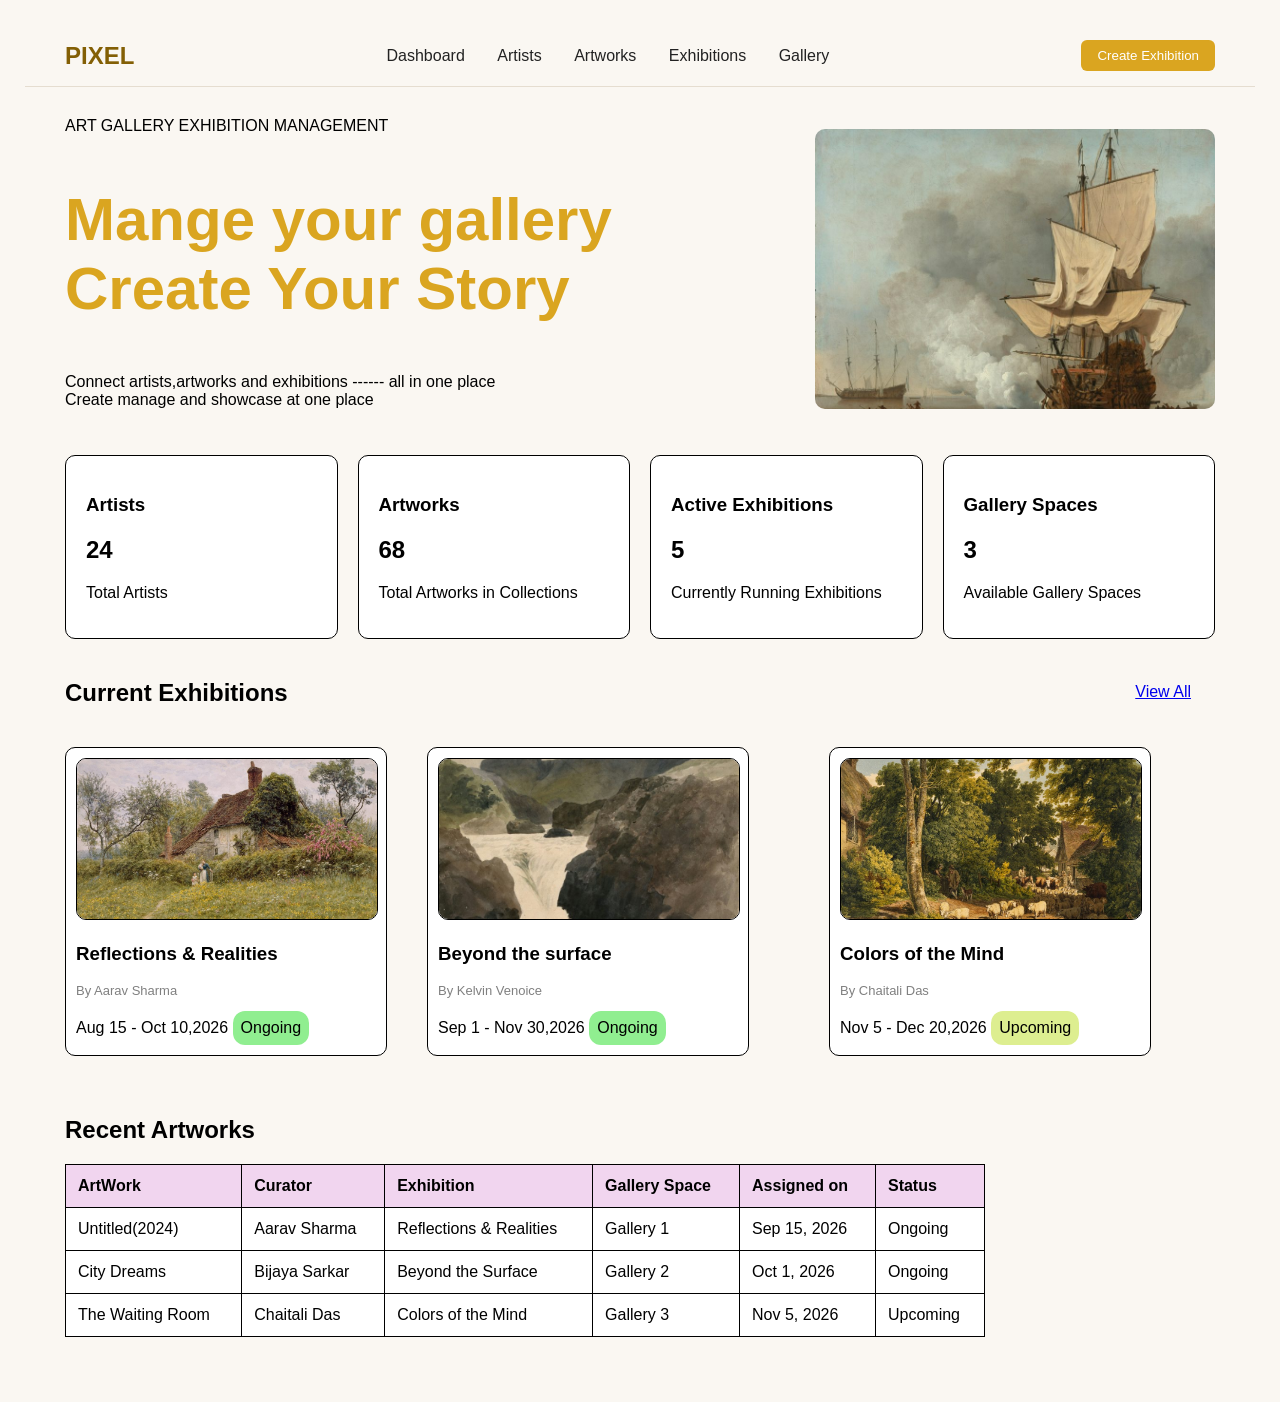
<file: index.html>
<!DOCTYPE html>
<html lang="en">
<head>
    <meta charset="UTF-8">
    <meta name="viewport" content="width=device-width, initial-scale=1.0">
    <title>Art Gallery</title>

    <link rel="stylesheet" href="index.css">
</head>

<body>
    <header class = "navbar">

        <div class = "navbarlogo">
            PIXEL
        </div>

        <nav>
            <a href = "index.html">Dashboard</a>
            <a href = "artists.html">Artists</a>
            <a href = "artworks.html">Artworks</a>
            <a href = "exhibitions.html">Exhibitions</a>
            <a href = "gallery.html">Gallery</a>

        </nav>

        <button class = "createbtn">Create Exhibition</button>
    </header>
    
    <main>

        <section class="hero">
            <div clas="herotext">
                <span>ART GALLERY EXHIBITION MANAGEMENT</span>
                <h1>Mange your gallery <br> Create Your Story</h1>
                
                <p>
                Connect artists,artworks and exhibitions ------ all in one place <br>
                Create manage and showcase at one place
                </p>

            </div>

            <div class="heroimage">
                <img src="images/hero-image.jpg" alt="Image">
            </div>
        </section>

        <section class="stat">
            <div class ="statcard">
                <h3>Artists</h3>
                <h2>24</h2>
                <p>Total Artists</p>
            </div>
            <div class ="statcard">
                <h3>Artworks</h3>
                <h2>68</h2>
                <p>Total Artworks in Collections</p>
            </div>
            <div class = "statcard">
                <h3>Active Exhibitions</h3>
                <h2>5</h2>
                <p>Currently Running Exhibitions</p>
            </div>
            <div class = "statcard">
                <h3>Gallery Spaces</h3>
                <h2>3</h2>
                <p>Available Gallery Spaces</p>
            </div>
        </section>

        <section class ="exibitions">

            <div class ="section-heading">
                <h2>Current Exhibitions</h2>
                <a href="#" style="padding: 24px;">View All</a>
            </div>

           
            <div class ="exhibitions-grid">

                <div class="exhibition-card">
                    <img src="images/exhibition1.jpg" alt="Exhibition 1">
                    <h3>Reflections & Realities</h3>
                    <p>By Aarav Sharma</p>
                    <span>
                        Aug 15 - Oct 10,2026
                    </span>
                    <div class = "status-i">
                        Ongoing
                </div>
            </div>

            <div class ="exhibitions-grid">

                <div class ="exhibition-card">
                        <img src ="images/exhibition2.jpg" alt="Exhibition 2">
                        <h3>Beyond the surface</h3>
                        <p>By Kelvin Venoice</p>
                        <span>
                            Sep 1 - Nov 30,2026
                        </span>
                        <div class ="status-i">
                            Ongoing
                        </div>
                </div>
            </div>

            <div class ="exhibitions-grid">
                <div class ="exhibition-card">
                        <img src ="images/exhibition3.jpg" alt="Exhibition 3">
                        <h3>Colors of the Mind</h3>
                        <p>By Chaitali Das</p>
                        <span>
                            Nov 5 - Dec 20,2026
                        </span>
                        <div class ="status-o">
                            Upcoming
                        </div>
                </div>
            </div>
           

            
        </section>
    </main>  
    

    <section class="table">
        <h2>Recent Artworks</h2>
    <table>
        
        <thead>
        <tr>
            <th>ArtWork</th>
            <th>Curator</th>
            <th>Exhibition</th>
            <th>Gallery Space</th>
            <th>Assigned on</th>
            <th>Status</th>
        </tr>
        </thead>
        <tbody>
        <tr>
            <td>Untitled(2024)</td>
            <td>Aarav Sharma</td>
            <td>Reflections & Realities</td>
            <td>Gallery 1</td>
            <td>Sep 15, 2026</td>
            <td>Ongoing</td>
        </tr>
        <tr>
            <td>City Dreams</td>
            <td>Bijaya Sarkar</td>
            <td>Beyond the Surface</td>
            <td>Gallery 2</td>
            <td>Oct 1, 2026</td>
            <td>Ongoing</td>
        </tr>
        <tr>
            <td>The Waiting Room</td>
            <td>Chaitali Das</td>
            <td>Colors of the Mind</td>
            <td>Gallery 3</td>
            <td>Nov 5, 2026</td>
            <td>Upcoming</td>
        </tr>
        </tbody>
    </table>
    </section>

    



</body>
</html>
</file>
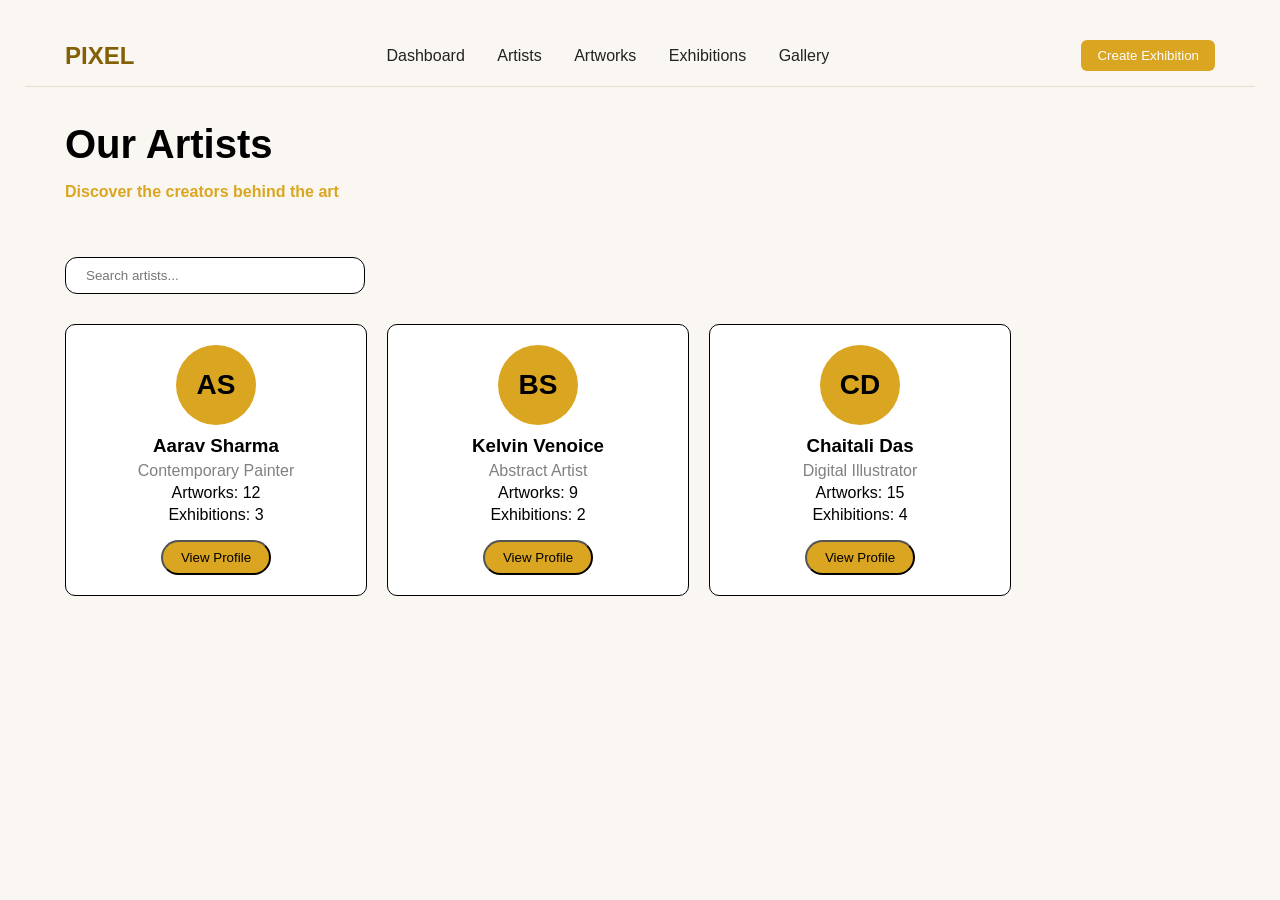
<file: artists.html>
<!DOCTYPE html>
<html lang="en">
<head>
    <meta charset="UTF-8">
    <meta name="viewport" content="width=device-width, initial-scale=1.0">
    <title>Artists - Art Gallery</title>
    
    <link rel="stylesheet" href="artists.css">
</head>

<body>
    <header class="navbar">

        <div class="navbarlogo">
            PIXEL
        </div>

        <nav>
            <a href="index.html">Dashboard</a>
            <a href="artists.html">Artists</a>
            <a href="artworks.html">Artworks</a>
            <a href="exhibitions.html">Exhibitions</a>
            <a href="gallery.html">Gallery</a>
        </nav>

        <button class="createbtn">Create Exhibition</button>
    </header>

    <main>

        <section class="page-heading">
            <h1>Our Artists</h1>
            <p>Discover the creators behind the art</p>
        </section>

        <section class="search-bar">
            <input type="search" placeholder="Search artists...">
        </section>

        <section class="artists-grid">

            <div class="artist-card">
                <div class="avatar">AS</div>
                <h3>Aarav Sharma</h3>
                <p class="style">Contemporary Painter</p>
                <p>Artworks: 12</p>
                <p>Exhibitions: 3</p>
                <button>View Profile</button>
            </div>

            <div class="artist-card">
                <div class="avatar">BS</div>
                <h3>Kelvin Venoice</h3>
                <p class="style">Abstract Artist</p>
                <p>Artworks: 9</p>
                <p>Exhibitions: 2</p>
                <button>View Profile</button>
            </div>

            <div class="artist-card">
                <div class="avatar">CD</div>
                <h3>Chaitali Das</h3>
                <p class="style">Digital Illustrator</p>
                <p>Artworks: 15</p>
                <p>Exhibitions: 4</p>
                <button>View Profile</button>
            </div>

        </section>
        

    </main>

</body>
</html>
</file>
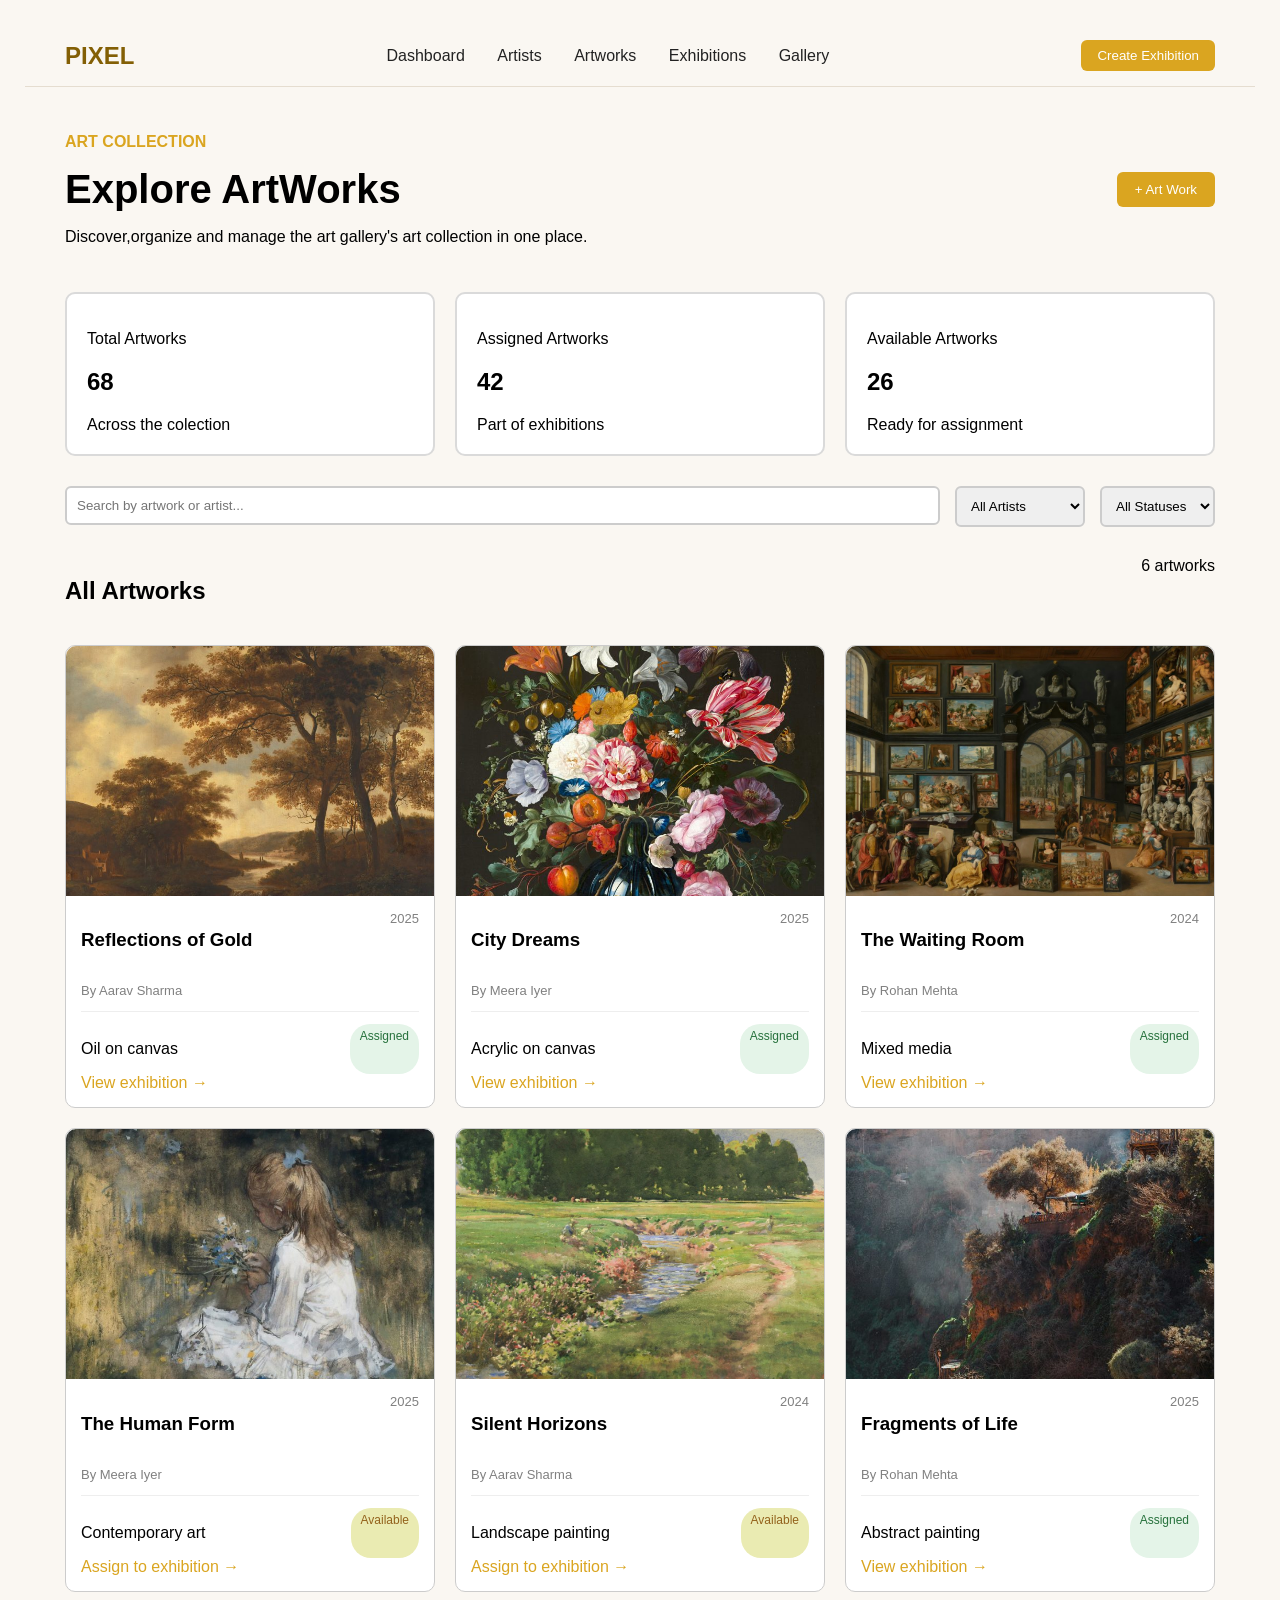
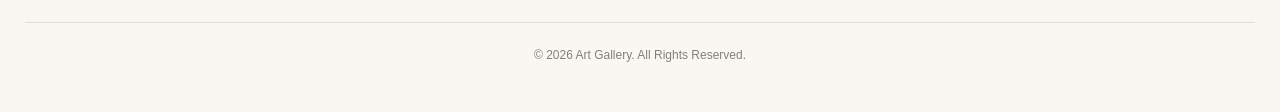
<file: artworks.html>
<!DOCTYPE html>
<html lang="en">
<head>
    <meta charset="UTF-8">
    <meta name="viewport" content="width=device-width, initial-scale=1.0">
    <title>Artworks - Art Gallery</title>

    <link rel="stylesheet" href="artworks.css">
</head>

<body>
    <header class = "navbar">
        <div class="navbarlogo">
            PIXEL
        </div>
        <nav>
            <a href = "index.html">Dashboard</a>
            <a href = "artists.html">Artists</a>
            <a href = "artworks.html">Artworks</a>
            <a href = "exhibitions.html">Exhibitions</a>
            <a href = "gallery.html">Gallery</a>
        </nav>
        <button class = "createbtn">Create Exhibition</button>
    </header>

    <main class ="container">
        <section class = "page-heading">
            <div>
                <p class ="eyebrows">ART COLLECTION</p>
                <h1>Explore ArtWorks</h1>
                <p class ="substitle">
                    Discover,organize and manage the art gallery's art collection in one place.
                </p>
            </div> 

            <button class="button">+ Art Work</button> 
        </section>

        <section class ="stats">
            <div class ="stat-card">
                <p>Total Artworks</p>
                <h2>68</h2>
                <span>Across the colection</span>
            </div>
            <div class ="stat-card">
                <p>Assigned Artworks</p>
                <h2>42</h2>
                <span>Part of exhibitions</span>
            </div>
            <div class ="stat-card">
                <p>Available Artworks</p>
                <h2>26</h2>
                <span>Ready for assignment</span>
            </div>
        </section>
        <section class="toolbar">

            <div class="search-box">
                <input
                    type="search"
                    id="searchInput"
                    placeholder="Search by artwork or artist..."
                >
            </div>

            <div class="filter">
                <select id="artistFilter" >
                    <option value="all">All Artists</option>
                    <option value="aarav sharma">Aarav Sharma</option>
                    <option value="meera iyer">Meera Iyer</option>
                    <option value="rohan mehta">Rohan Mehta</option>
                </select>
            </div>

            <div class="filter">
                <select id="statusFilter" >
                    <option value="all">All Statuses</option>
                    <option value="assigned">Assigned</option>
                    <option value="available">Available</option>
                </select>
            </div>

        </section>


        <!-- Artwork collection -->
        <section>

            <div class="section-heading">
                <h2>All Artworks</h2>
                <span class="result-count" id="resultCount">
                    6 artworks
                </span>
            </div>

            <div class="artwork-grid" id="artworkGrid">

                <!-- artwork 1 -->
                <article class="artwork-card">

                    <img
                        class="artwork-image"
                        src="images/artwork1.jpg"
                        alt="Landscape painting with tall trees"
                    >

                    <div class="artwork-content">
                        <div class="artwork-top">
                            <h3>Reflections of Gold</h3>
                            <span class="artwork-year">2025</span>
                        </div>

                        <p class="artist-name">By Aarav Sharma</p>

                        <div class="artwork-details">
                            <p>Oil on canvas</p>
                            <span class="status">Assigned</span>
                        </div>

                        <a href="exhibitions.html" class="view-link">
                            View exhibition →
                        </a>
                    </div>
                </article>
                <!-- Artwork 2 -->
                <article class="artwork-card">

                    <img
                        class="artwork-image"
                        src="images/artwork2.jpg"
                        alt="Painting of colorful flowers"
                    >

                    <div class="artwork-content">
                        <div class="artwork-top">
                            <h3>City Dreams</h3>
                            <span class="artwork-year">2025</span>
                        </div>

                        <p class="artist-name">By Meera Iyer</p>

                        <div class="artwork-details">
                            <p>Acrylic on canvas</p>
                            <span class="status">Assigned</span>
                        </div>

                        <a href="exhibitions.html" class="view-link">
                            View exhibition →
                        </a>
                    </div>
                </article>


                <!-- Artwork 3 -->
                <article class="artwork-card">

                    <img
                        class="artwork-image"
                        src="images/artwork3.jpg"
                        alt="Framed painting displayed in an art gallery"
                    >

                    <div class="artwork-content">
                        <div class="artwork-top">
                            <h3>The Waiting Room</h3>
                            <span class="artwork-year">2024</span>
                        </div>

                        <p class="artist-name">By Rohan Mehta</p>

                        <div class="artwork-details">
                            <p>Mixed media</p>
                            <span class="status">Assigned</span>
                        </div>

                        <a href="exhibitions.html" class="view-link">
                            View exhibition →
                        </a>
                    </div>
                </article>


                <!-- Artwork 4 -->
                <article class="artwork-card">

                    <img
                        class="artwork-image"
                        src="images/artwork4.jpg"
                        alt="Painting of a girl sitting in grass"
                    >

                    <div class="artwork-content">
                        <div class="artwork-top">
                            <h3>The Human Form</h3>
                            <span class="artwork-year">2025</span>
                        </div>

                        <p class="artist-name">By Meera Iyer</p>

                        <div class="artwork-details">
                            <p>Contemporary art</p>
                            <span class="status available">Available</span>
                        </div>

                        <a href="exhibitions.html" class="view-link">
                            Assign to exhibition →
                        </a>
                    </div>
                </article>


                <!-- Artwork 5 -->
                <article class="artwork-card">

                    <img
                        class="artwork-image"
                        src="images/artwork5.jpg"
                        alt="Peaceful meadow with a stream"
                    >

                    <div class="artwork-content">
                        <div class="artwork-top">
                            <h3>Silent Horizons</h3>
                            <span class="artwork-year">2024</span>
                        </div>

                        <p class="artist-name">By Aarav Sharma</p>

                        <div class="artwork-details">
                            <p>Landscape painting</p>
                            <span class="status available">Available</span>
                        </div>

                        <a href="exhibitions.html" class="view-link">
                            Assign to exhibition →
                        </a>
                    </div>
                </article>


                <!-- Artwork 6 -->
                <article class="artwork-card">

                    <img
                        class="artwork-image"
                        src="images/artwork6.jpg"
                        alt="Painting of a rocky cliff"
                    >

                    <div class="artwork-content">
                        <div class="artwork-top">
                            <h3>Fragments of Life</h3>
                            <span class="artwork-year">2025</span>
                        </div>

                        <p class="artist-name">By Rohan Mehta</p>

                        <div class="artwork-details">
                            <p>Abstract painting</p>
                            <span class="status">Assigned</span>
                        </div>

                        <a href="exhibitions.html" class="view-link">
                            View exhibition →
                        </a>
                    </div>
                </article>

            </div>

        </section>

    </main>


    <footer>
        &copy; 2026 Art Gallery. All Rights Reserved.
    </footer>


</body>
</html>
</file>
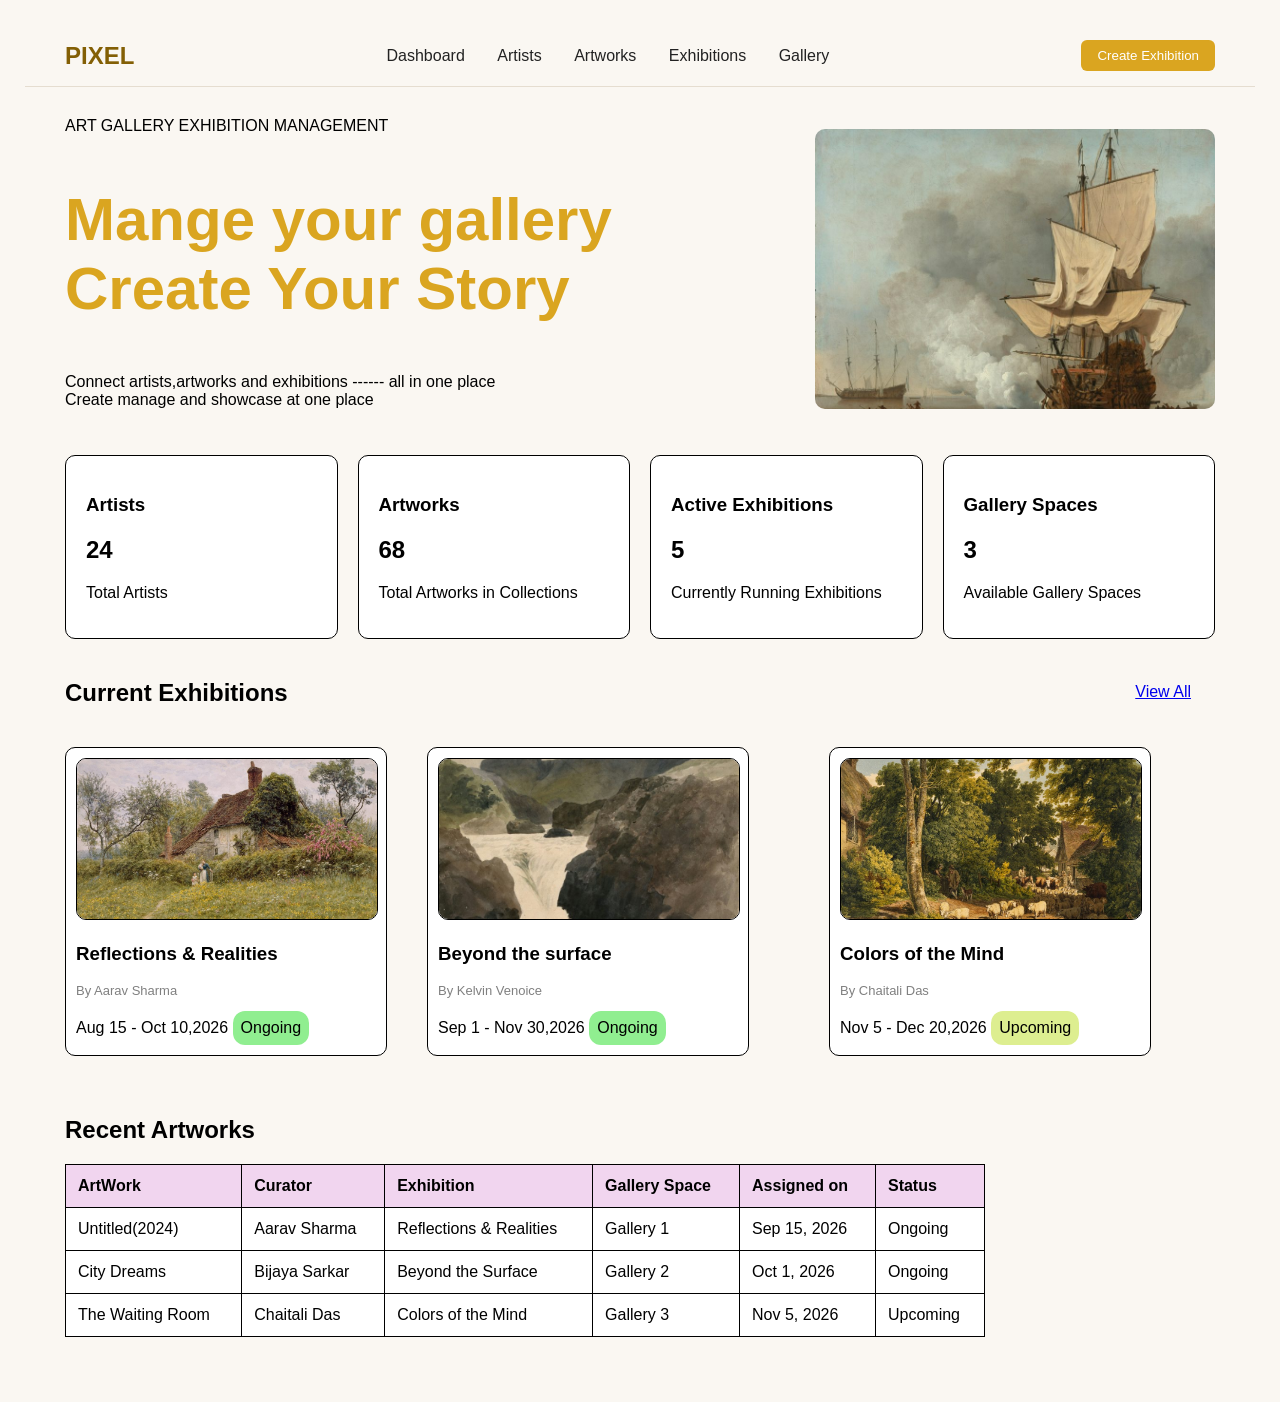
<file: main.html>
<!DOCTYPE html>
<html lang="en">
<head>
    <meta charset="UTF-8">
    <meta name="viewport" content="width=device-width, initial-scale=1.0">
    <title>Art Gallery</title>

    <link rel="stylesheet" href="main.css">
</head>

<body>
    <header class = "navbar">

        <div class = "navbarlogo">
            PIXEL
        </div>

        <nav>
            <a href = "main.html">Dashboard</a>
            <a href = "artists.html">Artists</a>
            <a href = "artworks.html">Artworks</a>
            <a href = "exhibitions.html">Exhibitions</a>
            <a href = "gallery.html">Gallery</a>

        </nav>

        <button class = "createbtn">Create Exhibition</button>
    </header>
    
    <main>

        <section class="hero">
            <div clas="herotext">
                <span>ART GALLERY EXHIBITION MANAGEMENT</span>
                <h1>Mange your gallery <br> Create Your Story</h1>
                
                <p>
                Connect artists,artworks and exhibitions ------ all in one place <br>
                Create manage and showcase at one place
                </p>

            </div>

            <div class="heroimage">
                <img src="images/hero-image.jpg" alt="Image">
            </div>
        </section>

        <section class="stat">
            <div class ="statcard">
                <h3>Artists</h3>
                <h2>24</h2>
                <p>Total Artists</p>
            </div>
            <div class ="statcard">
                <h3>Artworks</h3>
                <h2>68</h2>
                <p>Total Artworks in Collections</p>
            </div>
            <div class = "statcard">
                <h3>Active Exhibitions</h3>
                <h2>5</h2>
                <p>Currently Running Exhibitions</p>
            </div>
            <div class = "statcard">
                <h3>Gallery Spaces</h3>
                <h2>3</h2>
                <p>Available Gallery Spaces</p>
            </div>
        </section>

        <section class ="exibitions">

            <div class ="section-heading">
                <h2>Current Exhibitions</h2>
                <a href="#" style="padding: 24px;">View All</a>
            </div>

           
            <div class ="exhibitions-grid">

                <div class="exhibition-card">
                    <img src="images/exhibition1.jpg" alt="Exhibition 1">
                    <h3>Reflections & Realities</h3>
                    <p>By Aarav Sharma</p>
                    <span>
                        Aug 15 - Oct 10,2026
                    </span>
                    <div class = "status-i">
                        Ongoing
                </div>
            </div>

            <div class ="exhibitions-grid">

                <div class ="exhibition-card">
                        <img src ="images/exhibition2.jpg" alt="Exhibition 2">
                        <h3>Beyond the surface</h3>
                        <p>By Kelvin Venoice</p>
                        <span>
                            Sep 1 - Nov 30,2026
                        </span>
                        <div class ="status-i">
                            Ongoing
                        </div>
                </div>
            </div>

            <div class ="exhibitions-grid">
                <div class ="exhibition-card">
                        <img src ="images/exhibition3.jpg" alt="Exhibition 3">
                        <h3>Colors of the Mind</h3>
                        <p>By Chaitali Das</p>
                        <span>
                            Nov 5 - Dec 20,2026
                        </span>
                        <div class ="status-o">
                            Upcoming
                        </div>
                </div>
            </div>
           

            
        </section>
    </main>  
    

    <section class="table">
        <h2>Recent Artworks</h2>
    <table>
        
        <thead>
        <tr>
            <th>ArtWork</th>
            <th>Curator</th>
            <th>Exhibition</th>
            <th>Gallery Space</th>
            <th>Assigned on</th>
            <th>Status</th>
        </tr>
        </thead>
        <tbody>
        <tr>
            <td>Untitled(2024)</td>
            <td>Aarav Sharma</td>
            <td>Reflections & Realities</td>
            <td>Gallery 1</td>
            <td>Sep 15, 2026</td>
            <td>Ongoing</td>
        </tr>
        <tr>
            <td>City Dreams</td>
            <td>Bijaya Sarkar</td>
            <td>Beyond the Surface</td>
            <td>Gallery 2</td>
            <td>Oct 1, 2026</td>
            <td>Ongoing</td>
        </tr>
        <tr>
            <td>The Waiting Room</td>
            <td>Chaitali Das</td>
            <td>Colors of the Mind</td>
            <td>Gallery 3</td>
            <td>Nov 5, 2026</td>
            <td>Upcoming</td>
        </tr>
        </tbody>
    </table>
    </section>

    



</body>
</html>
</file>
<file: index.css>
body {
  font-family: 'Segoe UI', Tahoma, Geneva, Verdana, sans-serif;
  background-color: #faf7f2;
  margin: 25px;
  
}

.navbar {
  display: flex;
  justify-content: space-between;
  align-items: center;
  padding: 15px 40px;
  border-bottom: 1px solid #e5ddd0;
}

.navbarlogo {
  font-size: 24px;
  font-weight: bold;
  color: rgb(131, 95, 5);
}

nav a {
  color: #222;
  margin: 0 14px;
  padding: 6px 0;
  border-bottom: 2px solid transparent;
  text-decoration: none;
}

nav a:hover {
  color: goldenrod;
  border-bottom: 2px solid goldenrod;
}

.createbtn {

  background-color: goldenrod;
  color: white;
  padding: 8px 16px;
  border-radius: 6px;
  cursor: pointer;
  border: none;
}


.hero {
  display:flex;
  justify-content: space-between;
  align-items: center;
  padding: 30px 40px;
}

.hero h1 {
  font-weight: 900;
  font-size: 60px;
  color: goldenrod;
}

.heroimage img {
  width: 400px;
  height: 280px;
  object-fit: cover;
  border-radius: 10px;
}

/* stat cards */
.stat {
  display: flex;
  gap: 20px;
  padding: 0 40px;
}

.statcard {
  border: solid;
  border-width: 0.2px;
  background-color:white;
  padding: 20px;
  border-radius: 10px;
  width: 25%;
  border-radius: 10px;
  border-color: black;
}


/* exhibitions */
.section-heading {
  display: flex;
  justify-content: space-between;
  padding: 20px 40px;
}

.exhibitions-grid {
  padding: 0 40px;
  display: flex;
}
.exhibition-card {
  background-color: white;
  border-radius: 10px;
  padding: 10px;
  width: 300px;

  border-style: solid;
  border-radius: 10px;
  border-width: 0.2px;
  border-color: black;

  
}

.exhibition-card img {
  border-style: solid;
  border-radius: 10px;
  border-width: 0.2px;
  border-color: black;

  width: 100%;
  height: 160px;
  object-fit: cover;
}

.exhibition-card p{
  color: gray;
  font-size: 13px;
}

.status-i {
  background-color: lightgreen;
  display: inline-block;
  padding: 8px;
  border-radius: 12px;
  
}

.status-o {
  background-color: rgb(221, 238, 144);
  display: inline-block;
  padding: 8px;
  border-radius: 12px;
}

/* table */
table {
  
  width: 80%;
  margin: 0;
  border-collapse: collapse;
  background-color: white;
}

th, td {
  padding: 12px;
  border: 0.2px solid black;
  text-align: left;
}

th {
  background-color: #f1d5ef;
}

.table{
  padding: 40px;
}

footer {
  margin: 0 40px;
  background-color: #554e4e;
  color: #ffffff;
  text-align: left;
  padding: 20px 40px; 
  margin-top: 100px;   
}
</file>
<file: artists.css>
body {
  font-family: 'Segoe UI', Tahoma, Geneva, Verdana, sans-serif;
  background-color: #faf7f2;
  margin: 25px;
  
}

.navbar {
  display: flex;
  justify-content: space-between;
  align-items: center;
  padding: 15px 40px;
  border-bottom: 1px solid #e5ddd0;
}

.navbarlogo {
  font-size: 24px;
  font-weight: bold;
  color: rgb(131, 95, 5);
}

nav a {
  color: #222;
  margin: 0 14px;
  padding: 6px 0;
  border-bottom: 2px solid transparent;
  text-decoration: none;
}

nav a:hover {
  color: goldenrod;
  border-bottom: 2px solid goldenrod;
}

.createbtn {

  background-color: goldenrod;
  color: white;
  padding: 8px 16px;
  border-radius: 6px;
  cursor: pointer;
  border: none;
}


/* ===== artists page ===== */
.page-heading {
  padding: 30px 40px ;
}

.page-heading h1 {
  font-size: 40px;
  margin: 5px 0;
}

.page-heading p {
  color: goldenrod;
  font-weight: bold;
}

.search-bar {
  padding: 10px 40px;
  
}

.search-bar input {
  width: 300px;
  padding: 10px 20px;
  border-radius: 25px;
  border: 0.2px solid black;
  background-color: white;
  border-radius: 12px;
}

.artists-grid {
  display: flex;
  gap: 20px;
  padding: 20px 40px;
}

.artist-card {
  background-color: white;
  border: 0.2px solid black;
  border-radius: 10px;
  padding: 20px;
  width: 260px;
  text-align: center;
}

.avatar {
  width: 80px;
  height: 80px;
  border-radius: 50%;
  background-color: goldenrod;
  color: black;
  font-size: 28px;
  font-weight: bold;
  line-height: 80px;
  margin: 0 auto 10px auto;
}

.artist-card h3 {
  margin: 10px 0 5px 0;
}

.artist-card p {
  margin: 4px 0;
}

.artist-card .style {
  color: gray;
}

.artist-card button {
  display: inline-block;
  margin-top: 12px;
  background-color: goldenrod;
  color: black;
  text-decoration: none;
  padding: 8px 18px;
  border-radius: 25px;
}
</file>
<file: artworks.css>
body {
    font-family: 'Segoe UI', Tahoma, Geneva, Verdana, sans-serif;
    background-color: #faf7f2;
    margin: 25px;
}

/* navigation */
.navbar {
  display: flex;
  justify-content: space-between;
  align-items: center;
  padding: 15px 40px;
  border-bottom: 1px solid #e5ddd0;
}

.navbarlogo {
  font-size: 24px;
  font-weight: bold;
  color: rgb(131, 95, 5);
}

nav a {
  color: #222;
  margin: 0 14px;
  padding: 6px 0;
  border-bottom: 2px solid transparent;
  text-decoration: none;
}

nav a:hover {
  color: goldenrod;
  border-bottom: 2px solid goldenrod;
}

.createbtn {

  background-color: goldenrod;
  color: white;
  padding: 8px 16px;
  border-radius: 6px;
  cursor: pointer;
  border: none;
}

/* page heading */
.container {
    padding: 30px 40px;
}

.page-heading {
    display: flex;
    justify-content: space-between;
    align-items: center;
    margin-bottom: 30px;
}

.eyebrows {
    color: goldenrod;
    font-weight: bold;
}

h1 {
    font-size: 40px;
    margin: 5px 0;
}

.button {
    background-color: goldenrod;
    color: white;
    border: none;
    padding: 10px 18px;
    border-radius: 6px;
    cursor: pointer;
}

/* stats */
.stats {
    display: flex;
    gap: 20px;
    margin-bottom: 30px;
}

.stat-card {
    flex: 1;
    background-color: white;
    border: 2px solid #dadada;
    border-radius: 10px;
    padding: 20px;
}


/* search */
.toolbar {
    display: flex;
    gap: 15px;
    margin-bottom: 30px;
}

.search-box {
    flex:auto;
}

.toolbar input,
.toolbar select {
    width: 100%;
    padding: 10px;
    border: 2px solid #ccc;
    border-radius: 6px;
}


/* artwork cards */
.section-heading {
    display: flex;
    justify-content: space-between;
    margin-bottom: 20px;
}

.artwork-grid {
    display: grid;
    grid-template-columns: repeat(3, 1fr);
    gap: 20px;
}

.artwork-card {
    background-color: white;
    border: 1px solid #ccc;
    border-radius: 10px;

}

.artwork-image {
    width: 100%;
    height: 250px;
    object-fit:cover;
    display:block;
    background-color: #e8e1d5;
    border-top-left-radius: 10px;
    border-top-right-radius: 10px;
}


.artwork-content {
    padding: 15px;
}

.artwork-top {
    display: flex;
    justify-content: space-between;
}

.artwork-year,
.artist-name {
    color: gray;
    font-size: 13px;
}

.artwork-details {
    display: flex;
    justify-content: space-between;
    border-top: 1px solid #eee;
    margin-top: 12px;
    padding-top: 12px;
}

.status {
    background-color: #e4f4e8;
    color: #26713c;
    border-radius: 20px;
    padding: 5px 10px;
    font-size: 12px;
    
}

.status.available {
    background-color: #eaebb2;
    color: #93621c;
}

.view-link {
    color: goldenrod;
    text-decoration: none;
}

footer {
    text-align: center;
    padding: 25px;
    color: gray;
    font-size: 12px;
    border-top: 1px solid #e5ddd0;
}

/* small screens */
@media (max-width: 700px) {
    .artwork-grid {
        grid-template-columns: 1fr;
    }

    .stats,
    .toolbar {
        flex-direction: column;
    }

    .filter {
        width: 100%;
    }
}
</file>
<file: main.css>
body {
  font-family: 'Segoe UI', Tahoma, Geneva, Verdana, sans-serif;
  background-color: #faf7f2;
  margin: 25px;
  
}

.navbar {
  display: flex;
  justify-content: space-between;
  align-items: center;
  padding: 15px 40px;
  border-bottom: 1px solid #e5ddd0;
}

.navbarlogo {
  font-size: 24px;
  font-weight: bold;
  color: rgb(131, 95, 5);
}

nav a {
  color: #222;
  margin: 0 14px;
  padding: 6px 0;
  border-bottom: 2px solid transparent;
  text-decoration: none;
}

nav a:hover {
  color: goldenrod;
  border-bottom: 2px solid goldenrod;
}

.createbtn {

  background-color: goldenrod;
  color: white;
  padding: 8px 16px;
  border-radius: 6px;
  cursor: pointer;
  border: none;
}


.hero {
  display:flex;
  justify-content: space-between;
  align-items: center;
  padding: 30px 40px;
}

.hero h1 {
  font-weight: 900;
  font-size: 60px;
  color: goldenrod;
}

.heroimage img {
  width: 400px;
  height: 280px;
  object-fit: cover;
  border-radius: 10px;
}

/* stat cards */
.stat {
  display: flex;
  gap: 20px;
  padding: 0 40px;
}

.statcard {
  border: solid;
  border-width: 0.2px;
  background-color:white;
  padding: 20px;
  border-radius: 10px;
  width: 25%;
  border-radius: 10px;
  border-color: black;
}


/* exhibitions */
.section-heading {
  display: flex;
  justify-content: space-between;
  padding: 20px 40px;
}

.exhibitions-grid {
  padding: 0 40px;
  display: flex;
}
.exhibition-card {
  background-color: white;
  border-radius: 10px;
  padding: 10px;
  width: 300px;

  border-style: solid;
  border-radius: 10px;
  border-width: 0.2px;
  border-color: black;

  
}

.exhibition-card img {
  border-style: solid;
  border-radius: 10px;
  border-width: 0.2px;
  border-color: black;

  width: 100%;
  height: 160px;
  object-fit: cover;
}

.exhibition-card p{
  color: gray;
  font-size: 13px;
}

.status-i {
  background-color: lightgreen;
  display: inline-block;
  padding: 8px;
  border-radius: 12px;
  
}

.status-o {
  background-color: rgb(221, 238, 144);
  display: inline-block;
  padding: 8px;
  border-radius: 12px;
}

/* table */
table {
  
  width: 80%;
  margin: 0;
  border-collapse: collapse;
  background-color: white;
}

th, td {
  padding: 12px;
  border: 0.2px solid black;
  text-align: left;
}

th {
  background-color: #f1d5ef;
}

.table{
  padding: 40px;
}

footer {
  margin: 0 40px;
  background-color: #554e4e;
  color: #ffffff;
  text-align: left;
  padding: 20px 40px; 
  margin-top: 100px;   
}
</file>
